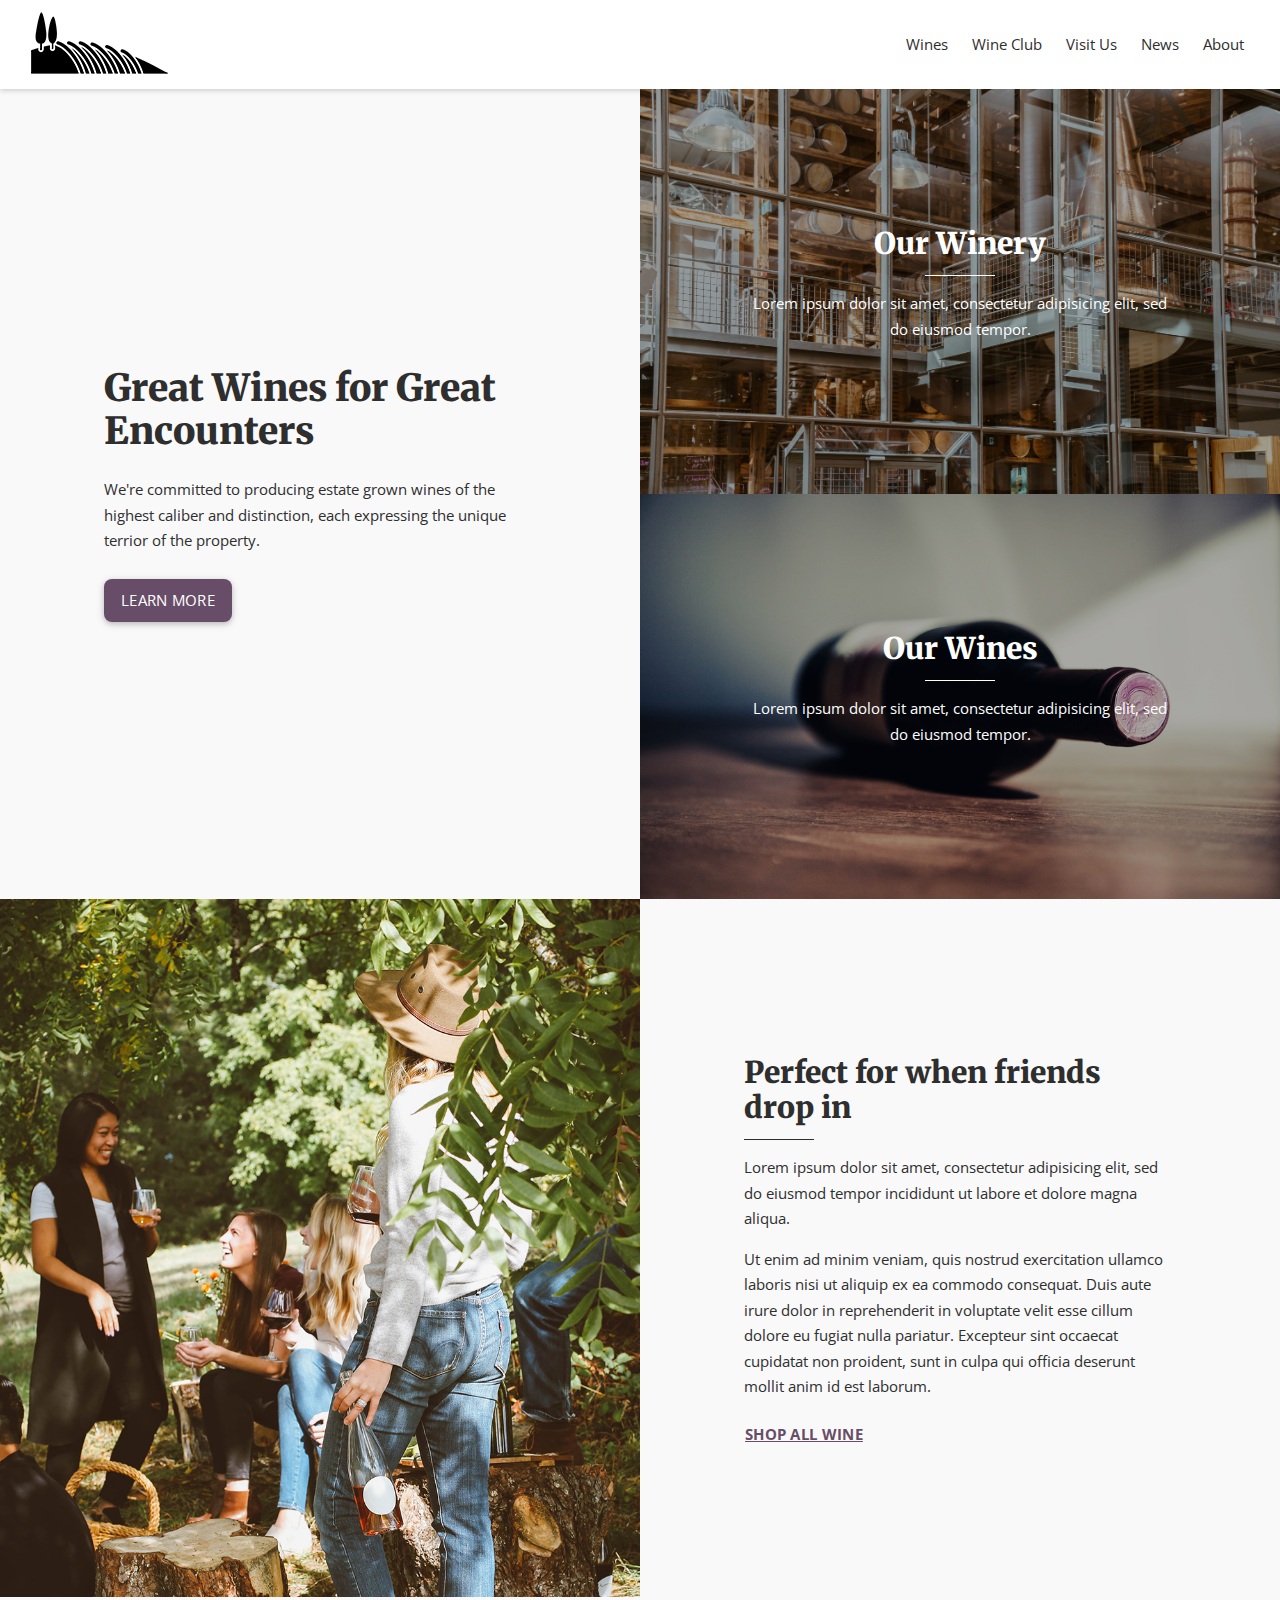
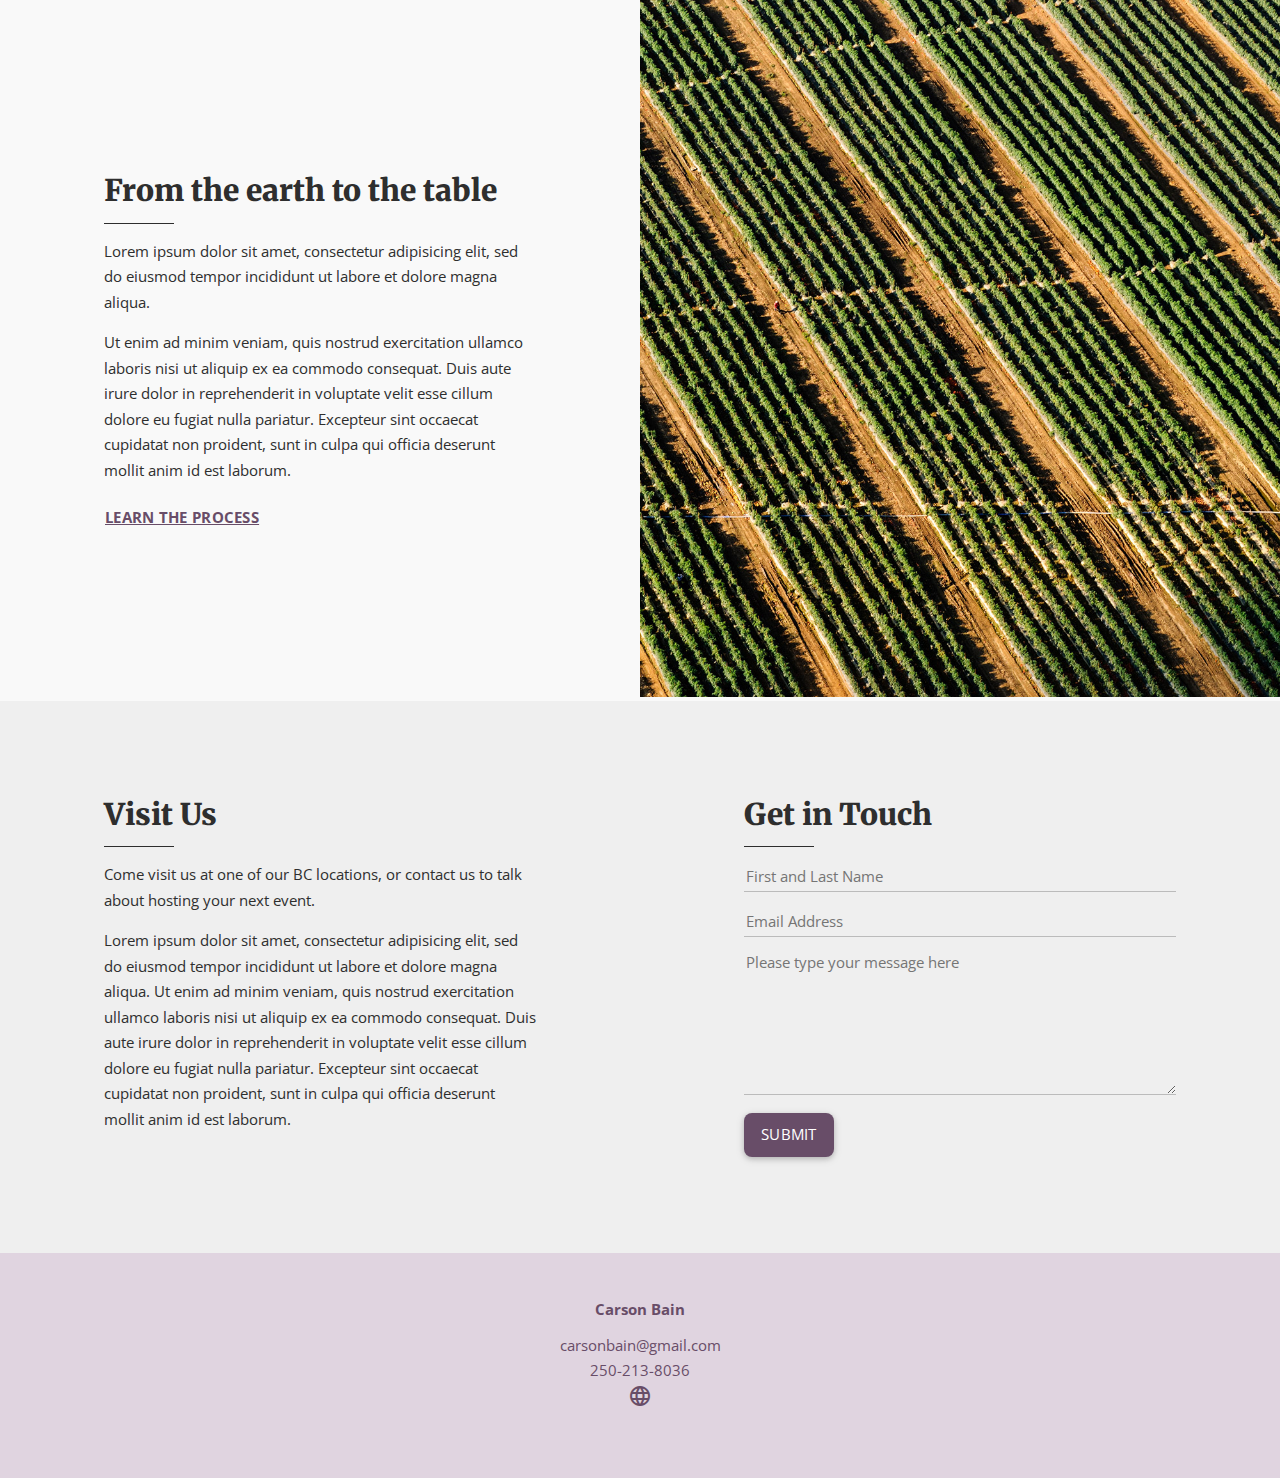
<file: index.htm>
<!DOCTYPE html>
<html lang="en">
<head>
  <meta charset="UTF-8">
  <meta name="viewport" content="width=device-width, initial-scale=1.0">
  <meta http-equiv="X-UA-Compatible" content="ie=edge">
  <!--favicon-->
  <link rel="shortcut icon" type="image/x-icon" href="./favicon.ico" />
  <!--css reset-->
  <link rel="stylesheet" href="./styles/cssreset.css">
  <!--google fonts-->
  <link href="https://fonts.googleapis.com/css?family=Open+Sans:400,400i,700,400i|Merriweather:300,400,400i,700,900" rel="stylesheet">
  <!--material icons-->
  <link href="https://fonts.googleapis.com/icon?family=Material+Icons" rel="stylesheet">
    <!--custom styles-->
  <link rel="stylesheet" href="./styles/screen.css">
  <!--scripts-->
  <script src="./scripts/jquery.js"></script>
  <script src="./scripts/custom.js"></script>

  <title>Jr Developer Task</title>
</head>
<body>
<nav>
  <div class="container--full">
    <div class="row">
      <div class="column column-12 flex v-align__center">
        <img src="logo.png" alt="Logo vineyard by Francesca Ameglio from the Noun Project" class="logo">
        <ul class="flex h-align__right desktop-nav">
          <li><a href="#">Wines</a></li>
          <li><a href="#">Wine Club</a></li>
          <li><a href="#">Visit Us</a></li>
          <li><a href="#">News</a></li>
          <li><a href="#">About</a></li>
        </ul>
        <i class="material-icons hamburger h-align__right">menu</i>
        <ul class="flex mobile-nav">
          <li><i class="material-icons close">close</i></li>
          <li><a href="#">Wines</a></li>
          <li><a href="#">Wine Club</a></li>
          <li><a href="#">Visit Us</a></li>
          <li><a href="#">News</a></li>
          <li><a href="#">About</a></li>
        </ul>
    </div>
  </div>
  </div>
</nav>

<main>
  <section>
<div class="container--full">
  <div class="row hero">
    <div class="column column-6">
<div class="height-full flex v-align__center h-align__center">
  <div class="text--box">
    <h1>
    Great Wines for Great Encounters</h1>
    <p>We're committed to producing estate grown wines of the highest caliber and distinction, each expressing the unique terrior of the property.</p>
  <a href="#" class="button button--primary ">Learn More</a>
  </div>
</div>
  </div>
  <div class="column column-6">
<a href="#" class="height-half height-half__first flex v-align__center h-align__center">
  <div class="text--box text-center text-white">
    <h2>Our Winery</h2>
    <div class="line"></div>
    <p>Lorem ipsum dolor sit amet, consectetur adipisicing elit, sed do eiusmod tempor.</p>
  </div>
</a>
<div class="height-half height-half__last flex v-align__center h-align__center">
  <div class="text--box text-center text-white">
    <h2>Our Wines</h2>
    <div class="line"></div>
    <p>Lorem ipsum dolor sit amet, consectetur adipisicing elit, sed do eiusmod tempor.</p>
  </div>
</div>
  </div>
</div>
</div>
</section>

<section>
  <div class="container--full">
    <div class="row reverse">
      <div class="column column-6 flex">
<figure><img src="./assets/people.jpg" alt="People drinking wine outside"></figure>
      </div>
      <div class="column column-6 flex v-align__center h-align__center">
          <div class="text--box">
    <h2>Perfect for when friends drop in</h2>
    <div class="line"></div>
    <p>Lorem ipsum dolor sit amet, consectetur adipisicing elit, sed do eiusmod tempor incididunt ut labore et dolore magna aliqua.</p>
    <p>Ut enim ad minim veniam, quis nostrud exercitation ullamco laboris nisi ut aliquip ex ea commodo consequat. Duis aute irure dolor in reprehenderit in voluptate velit esse cillum dolore eu fugiat nulla pariatur. Excepteur sint occaecat cupidatat non proident, sunt in culpa qui officia deserunt mollit anim id est laborum.</p>
    <a href="#" class="button button--secondary">Shop All Wine</a>
  </div>
      </div>
  </div>
</div>
</section>

<section>
  <div class="container--full">
    <div class="row">
      <div class="column column-6 flex v-align__center h-align__center">
          <div class="text--box">
    <h2>From the earth to the table</h2>
    <div class="line"></div>
    <p>Lorem ipsum dolor sit amet, consectetur adipisicing elit, sed do eiusmod tempor incididunt ut labore et dolore magna aliqua.</p>
    <p>Ut enim ad minim veniam, quis nostrud exercitation ullamco laboris nisi ut aliquip ex ea commodo consequat. Duis aute irure dolor in reprehenderit in voluptate velit esse cillum dolore eu fugiat nulla pariatur. Excepteur sint occaecat cupidatat non proident, sunt in culpa qui officia deserunt mollit anim id est laborum.</p>
  <a href="#" class="button button--secondary">Learn The Process</a>
  </div>
      </div>
      <div class="column column-6 flex">
<figure><img src="./assets/vineyard.jpg" alt="Vineyard drone shot"></figure>
      </div>
  </div>
</div>
</section>

<section class="py-48 alt">
  <div class="container--full">
    <div class="row">
      <div class="column column-6 flex h-align__center">
          <div class="text--box">
    <h2>Visit Us</h2>
    <div class="line"></div>
    <p>Come visit us at one of our BC locations, or contact us to talk about hosting your next event.</p>
    <p>Lorem ipsum dolor sit amet, consectetur adipisicing elit, sed do eiusmod tempor incididunt ut labore et dolore magna aliqua. Ut enim ad minim veniam, quis nostrud exercitation ullamco laboris nisi ut aliquip ex ea commodo consequat. Duis aute irure dolor in reprehenderit in voluptate velit esse cillum dolore eu fugiat nulla pariatur. Excepteur sint occaecat cupidatat non proident, sunt in culpa qui officia deserunt mollit anim id est laborum.</p>
  </div>
      </div>
      <div class="column column-6 flex h-align__center">
          <div class="text--box">
    <h2>Get in Touch</h2>
    <div class="line"></div>
    <form class="contact-form">
  <input type="text" placeholder="First and Last Name" name="name"><br>
  <input type="email" placeholder="Email Address" name="email"><br>
  <textarea cols="50" rows="8" placeholder="Please type your message here" name="message"></textarea><br>
  <button type="button" class="button--primary">Submit</button>
</form>
  </div>
      </div>
  </div>
</div>
</section>

</main>

<footer class="py-48">
  <div class="container--full">
    <div class="row">
      <div class="column column-12 text-center">
        <h4>Carson Bain</h4>
        <p>carsonbain@gmail.com <br>
          250-213-8036 <br>
        <a href="http://dev.carsonbain.com" target="_blank"><i class="material-icons">language</i></a></p>

      </div>
    </div>
  </div>
</footer>

</body>
</html>
</file>
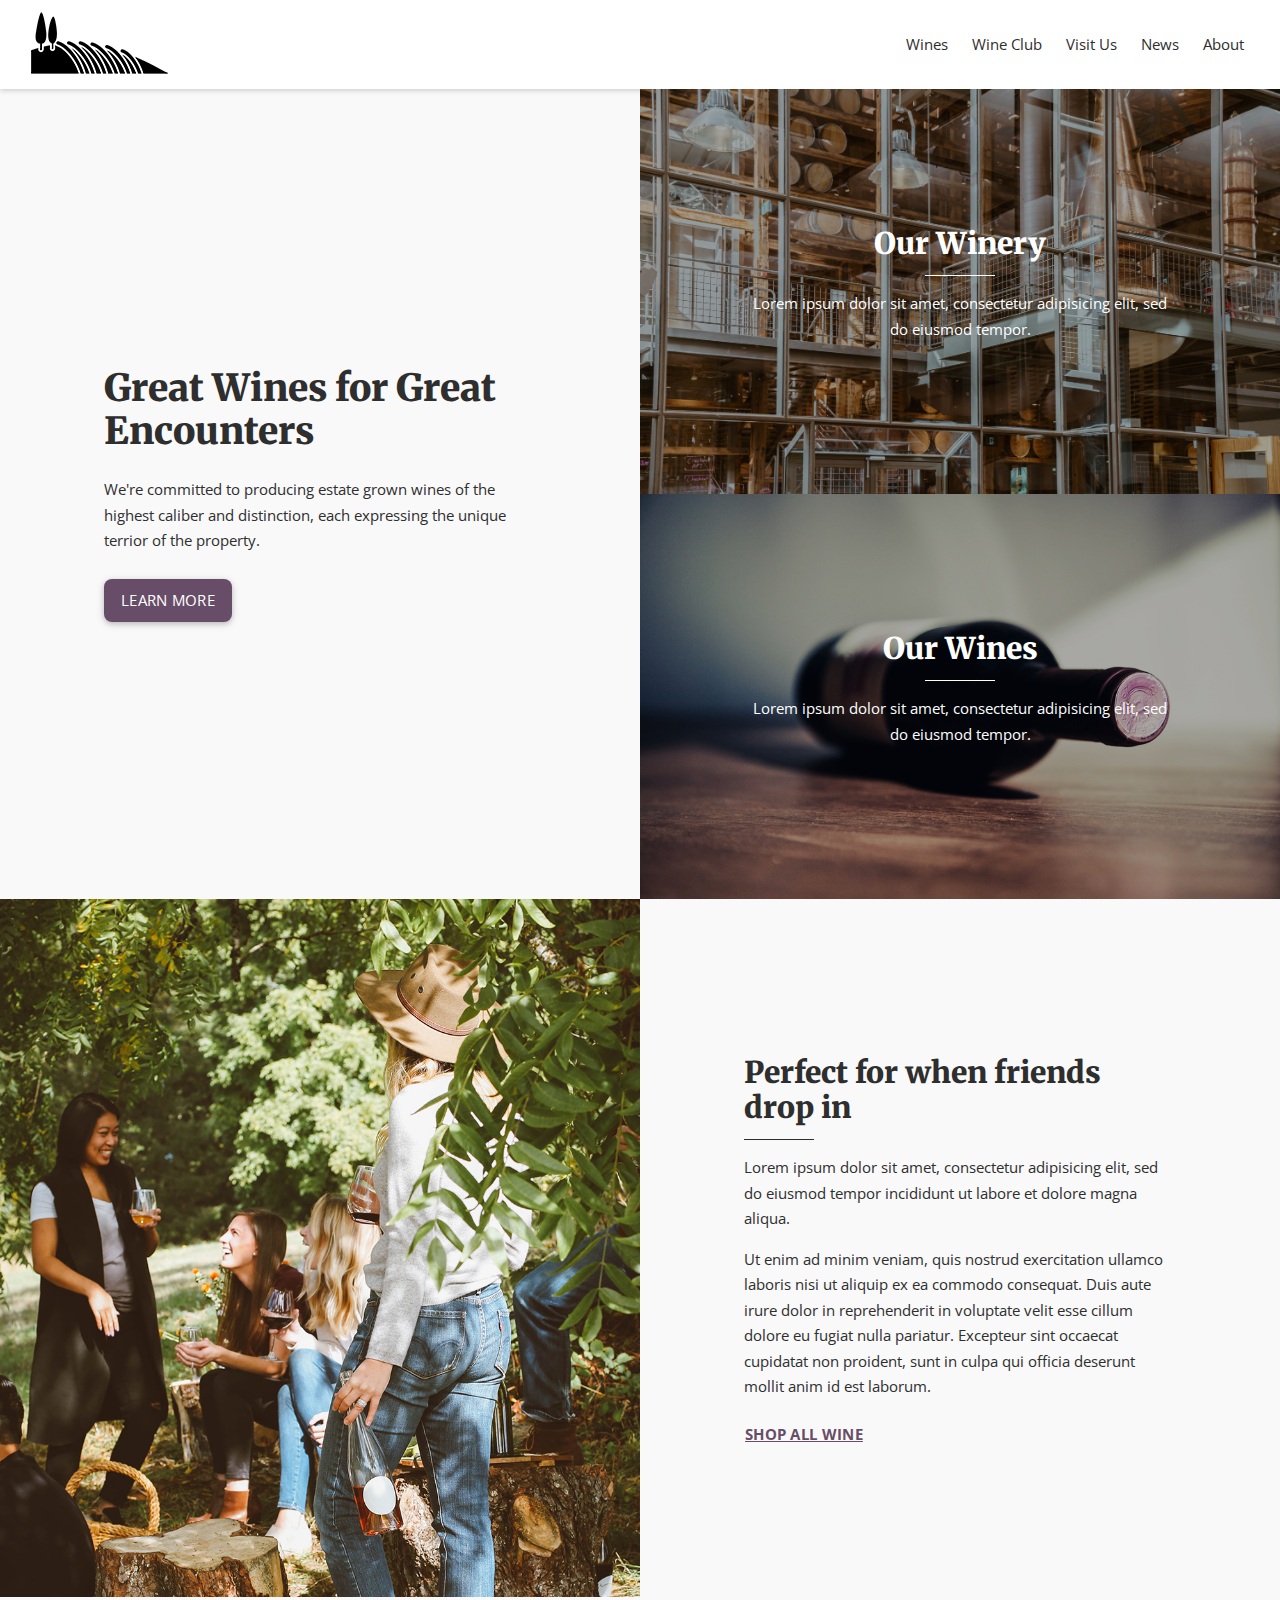
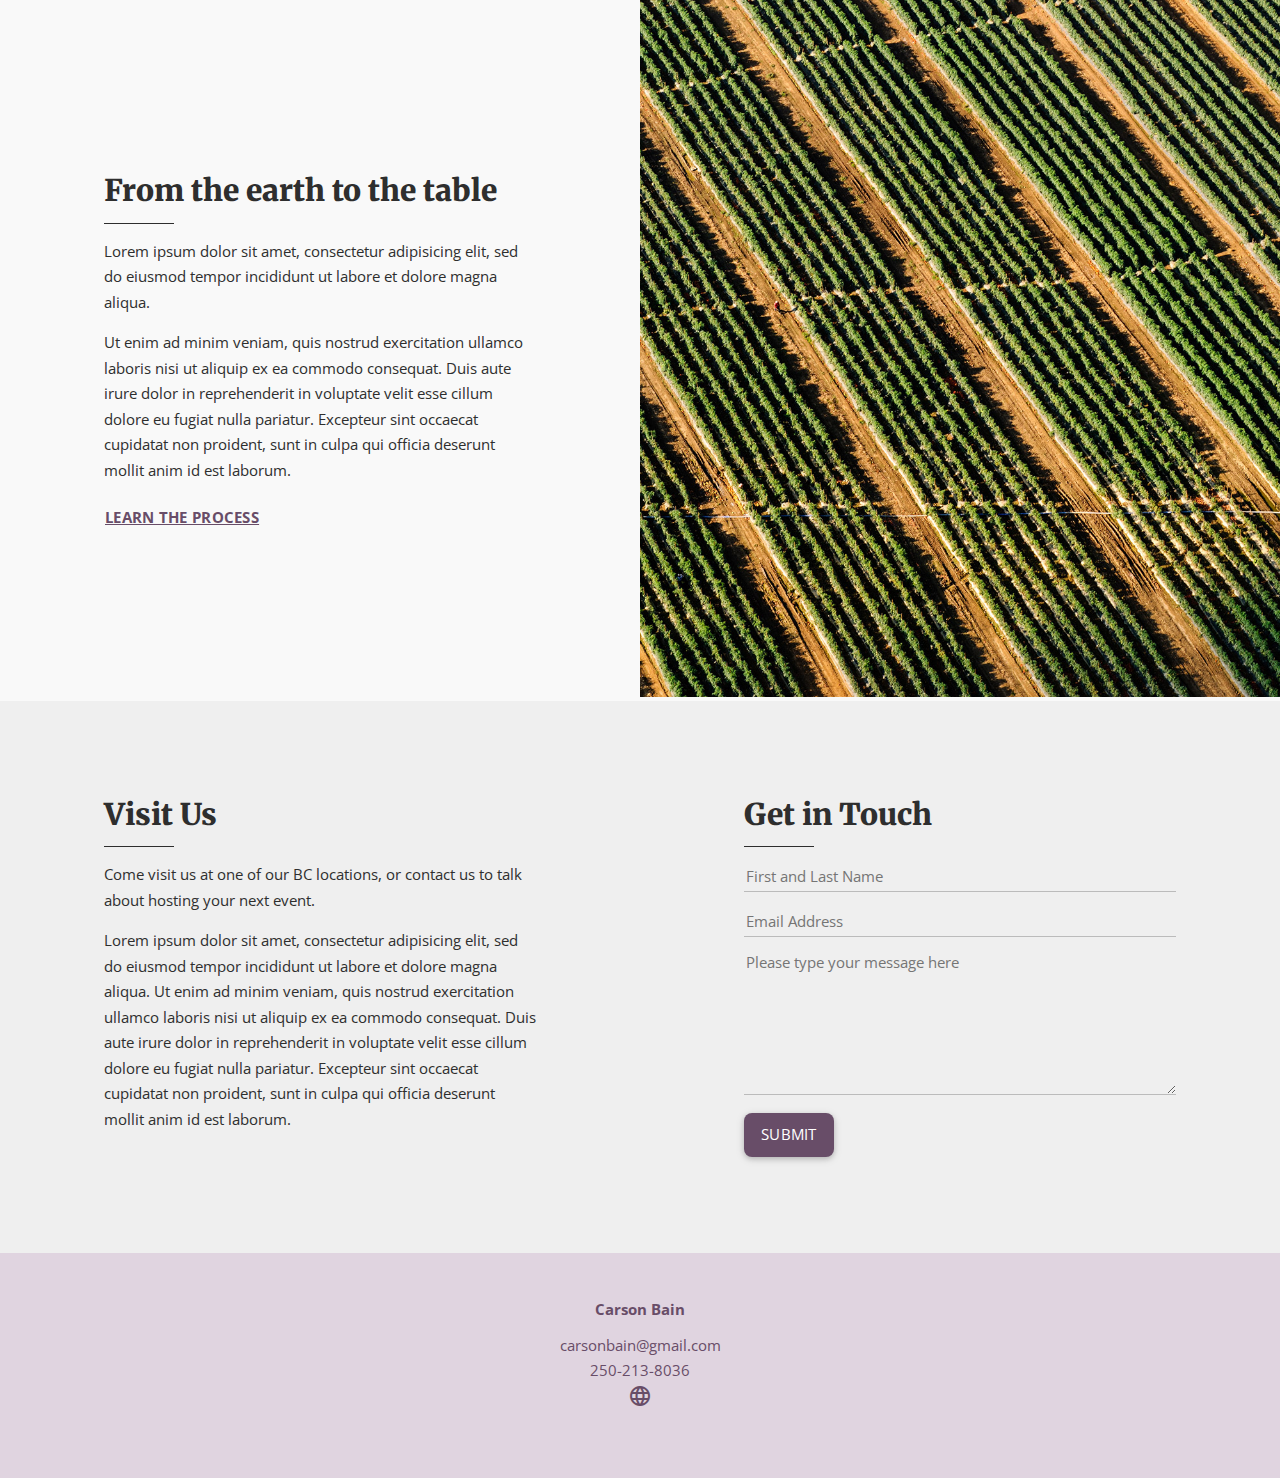
<file: index.html>
<!DOCTYPE html>
<html lang="en">
<head>
  <meta charset="UTF-8">
  <meta name="viewport" content="width=device-width, initial-scale=1.0">
  <meta http-equiv="X-UA-Compatible" content="ie=edge">
  <!--favicon-->
  <link rel="shortcut icon" type="image/x-icon" href="./favicon.ico" />
  <!--css reset-->
  <link rel="stylesheet" href="./styles/cssreset.css">
  <!--google fonts-->
  <link href="https://fonts.googleapis.com/css?family=Open+Sans:400,400i,700,400i|Merriweather:300,400,400i,700,900" rel="stylesheet">
  <!--material icons-->
  <link href="https://fonts.googleapis.com/icon?family=Material+Icons" rel="stylesheet">
    <!--custom styles-->
  <link rel="stylesheet" href="./styles/screen.css">
  <!--scripts-->
  <script src="./scripts/jquery.js"></script>
  <script src="./scripts/custom.js"></script>

  <title>Jr Developer Task</title>
</head>
<body>
<nav>
  <div class="container--full">
    <div class="row">
      <div class="column column-12 flex v-align__center">
        <img src="logo.png" alt="Logo vineyard by Francesca Ameglio from the Noun Project" class="logo">
        <ul class="flex h-align__right desktop-nav">
          <li><a href="#">Wines</a></li>
          <li><a href="#">Wine Club</a></li>
          <li><a href="#">Visit Us</a></li>
          <li><a href="#">News</a></li>
          <li><a href="#">About</a></li>
        </ul>
        <i class="material-icons hamburger h-align__right">menu</i>
        <ul class="flex mobile-nav">
          <li><i class="material-icons close">close</i></li>
          <li><a href="#">Wines</a></li>
          <li><a href="#">Wine Club</a></li>
          <li><a href="#">Visit Us</a></li>
          <li><a href="#">News</a></li>
          <li><a href="#">About</a></li>
        </ul>
    </div>
  </div>
  </div>
</nav>

<main>
  <section>
<div class="container--full">
  <div class="row hero">
    <div class="column column-6">
<div class="height-full flex v-align__center h-align__center">
  <div class="text--box">
    <h1>
    Great Wines for Great Encounters</h1>
    <p>We're committed to producing estate grown wines of the highest caliber and distinction, each expressing the unique terrior of the property.</p>
  <a href="#" class="button button--primary ">Learn More</a>
  </div>
</div>
  </div>
  <div class="column column-6">
<a href="#" class="height-half height-half__first flex v-align__center h-align__center">
  <div class="text--box text-center text-white">
    <h2>Our Winery</h2>
    <div class="line"></div>
    <p>Lorem ipsum dolor sit amet, consectetur adipisicing elit, sed do eiusmod tempor.</p>
  </div>
</a>
<a href="#" class="height-half height-half__last flex v-align__center h-align__center">
  <div class="text--box text-center text-white">
    <h2>Our Wines</h2>
    <div class="line"></div>
    <p>Lorem ipsum dolor sit amet, consectetur adipisicing elit, sed do eiusmod tempor.</p>
  </div>
</a>
  </div>
</div>
</div>
</section>

<section>
  <div class="container--full">
    <div class="row reverse">
      <div class="column column-6 flex">
<figure><img src="./assets/people.jpg" alt="People drinking wine outside"></figure>
      </div>
      <div class="column column-6 flex v-align__center h-align__center">
          <div class="text--box">
    <h2>Perfect for when friends drop in</h2>
    <div class="line"></div>
    <p>Lorem ipsum dolor sit amet, consectetur adipisicing elit, sed do eiusmod tempor incididunt ut labore et dolore magna aliqua.</p>
    <p>Ut enim ad minim veniam, quis nostrud exercitation ullamco laboris nisi ut aliquip ex ea commodo consequat. Duis aute irure dolor in reprehenderit in voluptate velit esse cillum dolore eu fugiat nulla pariatur. Excepteur sint occaecat cupidatat non proident, sunt in culpa qui officia deserunt mollit anim id est laborum.</p>
    <a href="#" class="button button--secondary">Shop All Wine</a>
  </div>
      </div>
  </div>
</div>
</section>

<section>
  <div class="container--full">
    <div class="row">
      <div class="column column-6 flex v-align__center h-align__center">
          <div class="text--box">
    <h2>From the earth to the table</h2>
    <div class="line"></div>
    <p>Lorem ipsum dolor sit amet, consectetur adipisicing elit, sed do eiusmod tempor incididunt ut labore et dolore magna aliqua.</p>
    <p>Ut enim ad minim veniam, quis nostrud exercitation ullamco laboris nisi ut aliquip ex ea commodo consequat. Duis aute irure dolor in reprehenderit in voluptate velit esse cillum dolore eu fugiat nulla pariatur. Excepteur sint occaecat cupidatat non proident, sunt in culpa qui officia deserunt mollit anim id est laborum.</p>
  <a href="#" class="button button--secondary">Learn The Process</a>
  </div>
      </div>
      <div class="column column-6 flex">
<figure><img src="./assets/vineyard.jpg" alt="Vineyard drone shot"></figure>
      </div>
  </div>
</div>
</section>

<section class="py-48 alt">
  <div class="container--full">
    <div class="row">
      <div class="column column-6 flex h-align__center">
          <div class="text--box">
    <h2>Visit Us</h2>
    <div class="line"></div>
    <p>Come visit us at one of our BC locations, or contact us to talk about hosting your next event.</p>
    <p>Lorem ipsum dolor sit amet, consectetur adipisicing elit, sed do eiusmod tempor incididunt ut labore et dolore magna aliqua. Ut enim ad minim veniam, quis nostrud exercitation ullamco laboris nisi ut aliquip ex ea commodo consequat. Duis aute irure dolor in reprehenderit in voluptate velit esse cillum dolore eu fugiat nulla pariatur. Excepteur sint occaecat cupidatat non proident, sunt in culpa qui officia deserunt mollit anim id est laborum.</p>
  </div>
      </div>
      <div class="column column-6 flex h-align__center">
          <div class="text--box">
    <h2>Get in Touch</h2>
    <div class="line"></div>
    <form class="contact-form">
  <input type="text" placeholder="First and Last Name" name="name"><br>
  <input type="email" placeholder="Email Address" name="email"><br>
  <textarea cols="50" rows="8" placeholder="Please type your message here" name="message"></textarea><br>
  <button type="button" class="button--primary">Submit</button>
</form>
  </div>
      </div>
  </div>
</div>
</section>

</main>

<footer class="py-48">
  <div class="container--full">
    <div class="row">
      <div class="column column-12 text-center">
        <h4>Carson Bain</h4>
        <p>carsonbain@gmail.com <br>
          250-213-8036 <br>
        <a href="http://dev.carsonbain.com" target="_blank"><i class="material-icons">language</i></a></p>

      </div>
    </div>
  </div>
</footer>

</body>
</html>
</file>
<file: styles/screen.css>
/*--Layout--*/
*, *::before, *::after {
  box-sizing: border-box;
}

.container--full {
  width: 100%;
}

.row, .flex {
  display: flex;
  flex-wrap: wrap;
}

.column.column-12 {
  width: 100%;
  margin: 0 auto;
}

.column.column-6 {
  width: 50%;
}

@media (max-width: 768px) {
  .column.column-6 {
    width: 100%;
  }
}

.h-align__center {
  justify-content: center;
}

.h-align__left {
  margin-right: auto;
}

.h-align__right {
  margin-left: auto;
}

.v-align__center {
  align-items: center;
}

.d-none {
  display: none;
}

/*--Padding and Margin Classes--*/
.py-24 {
  padding-top: 24px;
  padding-bottom: 24px;
}

.py-48 {
  padding-top: 48px;
  padding-bottom: 48px;
}

/*--Images--*/
img {
  max-width: 100%;
  height: auto;
}

figure {
  margin: 0;
}

/*--Text--*/
body {
  color: #2e2e2e;
}

body, p, a, button, input, optgroup, select, textarea {
  font-size: 15px;
  font-family: "Open Sans", sans-serif;
}

p {
  line-height: 1.7;
}

p a {
  text-decoration: underline;
}

a {
  color: #2e2e2e;
  text-decoration: none;
}

h1, h2, h3 {
  font-family: "Merriweather", serif;
}

h1 {
  font-size: 2.5em;
}

h2 {
  font-size: 2em;
}

h3 {
  font-size: 1.75em;
}

h1, h2, h3 {
  font-weight: 900;
}

h4, h5, h6 {
  font-family: "Open Sans", sans-serif;
}

h1:first-of-type, h2:first-of-type, h3:first-of-type, h4:first-of-type {
  margin-top: 0;
}

.text-right {
  text-align: right;
}

.text-center {
  text-align: center;
}

.text-white {
  color: #fff;
}

.text-secondary {
  color: #6c6c6c;
}

.text-accent {
  color: #684d68;
}

.text-uppercase {
  text-transform: uppercase;
}

.text-underline {
  text-decoration: underline;
}

.weight-900 {
  font-weight: 900;
}

:focus {
  outline: none;
}

/*--Buttons--*/
.button, button {
  text-transform: uppercase;
  letter-spacing: 0.02em;
  padding: 12px 16px;
  border-radius: 8px;
  text-decoration: none;
  box-shadow: 0 2px 5px 0 rgba(0, 0, 0, 0.16), 0 2px 10px 0 rgba(0, 0, 0, 0.12);
  transition: all 0.3s ease;
  border: 1px solid transparent;
  cursor: pointer;
}

.button--primary {
  background-color: #684d68;
  color: #fff;
}

.button--secondary {
  padding: 0;
  background-color: transparent;
  box-shadow: none;
  color: #684d68;
  font-weight: 700;
  text-decoration: underline;
}

.button:hover, button:hover {
  box-shadow: 0 5px 11px 0 rgba(0, 0, 0, 0.18), 0 4px 15px 0 rgba(0, 0, 0, 0.15);
}

.button--secondary:hover {
  box-shadow: none;
}

/*--Nav--*/
nav {
  padding: 8px 24px;
  max-width: 1600px;
}

nav li {
  list-style: none;
  padding: 0 12px;
}

nav a {
  text-decoration: none;
  font-family: "Open Sans", sans-serif;
  cursor: pointer;
}

nav .material-icons {
  font-size: 2em;
}

.logo {
  max-width: 150px;
}

nav {
  box-shadow: 0 2px 5px 0 rgba(0, 0, 0, 0.16);
  background-color: #fff;
}

nav .material-icons {
  cursor: pointer;
}

@media (min-width: 769px) {
  nav .hamburger {
    display: none;
  }
}

@media (max-width: 768px) {
  nav .hamburger {
    display: block;
  }
}

@media (min-width: 769px) {
  nav .desktop-nav {
    display: flex;
  }
}

@media (max-width: 768px) {
  nav .desktop-nav {
    display: none;
  }
}

nav .mobile-nav {
  flex-direction: column;
  position: fixed;
  height: 100%;
  z-index: 3;
  top: 0;
  right: 0;
  width: 0px;
  padding: 24px 0 0 0;
  background-color: #fff;
  margin-top: 0;
  transition: all 0.3s ease;
  box-shadow: 0 2px 5px 0 rgba(0, 0, 0, 0.16);
  overflow-x: hidden;
}

nav .mobile-nav li {
  padding: 16px;
}

nav .mobile-nav a {
  font-size: 1.4em;
}

nav .mobile-nav .close {
  position: relative;
  top: 0px;
  left: 224px;
}

/*--Main--*/
.alt {
  background-color: #efefef;
}

.text--box {
  z-index: 1;
  width: 75%;
  padding: 48px 24px;
}

@media (max-width: 768px) {
  .text--box {
    width: 100%;
  }
}

.text--box .button {
  display: inline-block;
  margin-top: 0.67em;
}

.text--box h2 {
  margin-bottom: 0.5em;
}

.line {
  width: 70px;
  height: 1px;
  margin: 0;
  background-color: #2e2e2e;
}

.height-full {
  height: 100%;
}

.height-half {
  height: 50%;
  position: relative;
}

.hero {
  min-height: 90vh;
}

.hero .height-half:after {
  content: "";
  display: block;
  position: absolute;
  top: 0;
  bottom: 0;
  left: 0;
  right: 0;
  background-color: rgba(0, 0, 0, 0.3);
  transition: all 0.3s ease;
}

.hero .height-half:hover:after {
  background-color: rgba(0, 0, 0, 0.2);
}

.hero .height-half__first {
  background-image: url("../assets/bg1.jpg");
  background-size: cover;
  background-position: center;
}

.hero .height-half__last {
  background-image: url("../assets/bg2.jpg");
  background-size: cover;
  background-position: center;
}

.hero .line {
  background-color: #fff;
  margin: 0 auto;
}

/*--for rows that have images to the right, make text display on top on mobile--*/
@media (max-width: 768px) {
  .reverse .column:last-of-type {
    order: 1;
  }
}

@media (max-width: 768px) {
  .reverse .column:first-of-type {
    order: 2;
  }
}

/*--contact form--*/
.contact-form input, .contact-form textarea {
  width: 100%;
  max-width: 500px;
  border: none;
  background-color: transparent;
  border-bottom: 1px solid #bbb;
  margin: 1em 0 0 0;
  min-height: 30px;
}

.contact-form button {
  margin: 1em 0 0 0;
}

/*--Footer--*/
footer {
  background-color: #e0d4e0;
  color: #684d68;
}

footer h4 {
  margin-bottom: 1em;
}

footer a {
  color: #684d68;
}
</file>
<file: styles/cssreset.css>
/*! normalize.css v7.0.0 | MIT License | github.com/necolas/normalize.css */

/* Document
   ========================================================================== */

/**
 * 1. Correct the line height in all browsers.
 * 2. Prevent adjustments of font size after orientation changes in
 *    IE on Windows Phone and in iOS.
 */

html {
  line-height: 1.15; /* 1 */
  -ms-text-size-adjust: 100%; /* 2 */
  -webkit-text-size-adjust: 100%; /* 2 */
}

/* Sections
   ========================================================================== */

/**
 * Remove the margin in all browsers (opinionated).
 */

body {
  margin: 0;
}

/**
 * Add the correct display in IE 9-.
 */

article,
aside,
footer,
header,
nav,
section {
  display: block;
}

/**
 * Correct the font size and margin on `h1` elements within `section` and
 * `article` contexts in Chrome, Firefox, and Safari.
 */

h1 {
  font-size: 2em;
  margin: 0.67em 0;
}

/* Grouping content
   ========================================================================== */

/**
 * Add the correct display in IE 9-.
 * 1. Add the correct display in IE.
 */

figcaption,
figure,
main { /* 1 */
  display: block;
}

/**
 * Add the correct margin in IE 8.
 */

figure {
  margin: 1em 40px;
}

/**
 * 1. Add the correct box sizing in Firefox.
 * 2. Show the overflow in Edge and IE.
 */

hr {
  box-sizing: content-box; /* 1 */
  height: 0; /* 1 */
  overflow: visible; /* 2 */
}

/**
 * 1. Correct the inheritance and scaling of font size in all browsers.
 * 2. Correct the odd `em` font sizing in all browsers.
 */

pre {
  font-family: monospace, monospace; /* 1 */
  font-size: 1em; /* 2 */
}

/* Text-level semantics
   ========================================================================== */

/**
 * 1. Remove the gray background on active links in IE 10.
 * 2. Remove gaps in links underline in iOS 8+ and Safari 8+.
 */

a {
  background-color: transparent; /* 1 */
  -webkit-text-decoration-skip: objects; /* 2 */
}

/**
 * 1. Remove the bottom border in Chrome 57- and Firefox 39-.
 * 2. Add the correct text decoration in Chrome, Edge, IE, Opera, and Safari.
 */

abbr[title] {
  border-bottom: none; /* 1 */
  text-decoration: underline; /* 2 */
  text-decoration: underline dotted; /* 2 */
}

/**
 * Prevent the duplicate application of `bolder` by the next rule in Safari 6.
 */

b,
strong {
  font-weight: inherit;
}

/**
 * Add the correct font weight in Chrome, Edge, and Safari.
 */

b,
strong {
  font-weight: bolder;
}

/**
 * 1. Correct the inheritance and scaling of font size in all browsers.
 * 2. Correct the odd `em` font sizing in all browsers.
 */

code,
kbd,
samp {
  font-family: monospace, monospace; /* 1 */
  font-size: 1em; /* 2 */
}

/**
 * Add the correct font style in Android 4.3-.
 */

dfn {
  font-style: italic;
}

/**
 * Add the correct background and color in IE 9-.
 */

mark {
  background-color: #ff0;
  color: #000;
}

/**
 * Add the correct font size in all browsers.
 */

small {
  font-size: 80%;
}

/**
 * Prevent `sub` and `sup` elements from affecting the line height in
 * all browsers.
 */

sub,
sup {
  font-size: 75%;
  line-height: 0;
  position: relative;
  vertical-align: baseline;
}

sub {
  bottom: -0.25em;
}

sup {
  top: -0.5em;
}

/* Embedded content
   ========================================================================== */

/**
 * Add the correct display in IE 9-.
 */

audio,
video {
  display: inline-block;
}

/**
 * Add the correct display in iOS 4-7.
 */

audio:not([controls]) {
  display: none;
  height: 0;
}

/**
 * Remove the border on images inside links in IE 10-.
 */

img {
  border-style: none;
}

/**
 * Hide the overflow in IE.
 */

svg:not(:root) {
  overflow: hidden;
}

/* Forms
   ========================================================================== */

/**
 * 1. Change the font styles in all browsers (opinionated).
 * 2. Remove the margin in Firefox and Safari.
 */

button,
input,
optgroup,
select,
textarea {
  font-family: sans-serif; /* 1 */
  font-size: 100%; /* 1 */
  line-height: 1.15; /* 1 */
  margin: 0; /* 2 */
}

/**
 * Show the overflow in IE.
 * 1. Show the overflow in Edge.
 */

button,
input { /* 1 */
  overflow: visible;
}

/**
 * Remove the inheritance of text transform in Edge, Firefox, and IE.
 * 1. Remove the inheritance of text transform in Firefox.
 */

button,
select { /* 1 */
  text-transform: none;
}

/**
 * 1. Prevent a WebKit bug where (2) destroys native `audio` and `video`
 *    controls in Android 4.
 * 2. Correct the inability to style clickable types in iOS and Safari.
 */

button,
html [type="button"], /* 1 */
[type="reset"],
[type="submit"] {
  -webkit-appearance: button; /* 2 */
}

/**
 * Remove the inner border and padding in Firefox.
 */

button::-moz-focus-inner,
[type="button"]::-moz-focus-inner,
[type="reset"]::-moz-focus-inner,
[type="submit"]::-moz-focus-inner {
  border-style: none;
  padding: 0;
}

/**
 * Restore the focus styles unset by the previous rule.
 */

button:-moz-focusring,
[type="button"]:-moz-focusring,
[type="reset"]:-moz-focusring,
[type="submit"]:-moz-focusring {
  outline: 1px dotted ButtonText;
}

/**
 * Correct the padding in Firefox.
 */

fieldset {
  padding: 0.35em 0.75em 0.625em;
}

/**
 * 1. Correct the text wrapping in Edge and IE.
 * 2. Correct the color inheritance from `fieldset` elements in IE.
 * 3. Remove the padding so developers are not caught out when they zero out
 *    `fieldset` elements in all browsers.
 */

legend {
  box-sizing: border-box; /* 1 */
  color: inherit; /* 2 */
  display: table; /* 1 */
  max-width: 100%; /* 1 */
  padding: 0; /* 3 */
  white-space: normal; /* 1 */
}

/**
 * 1. Add the correct display in IE 9-.
 * 2. Add the correct vertical alignment in Chrome, Firefox, and Opera.
 */

progress {
  display: inline-block; /* 1 */
  vertical-align: baseline; /* 2 */
}

/**
 * Remove the default vertical scrollbar in IE.
 */

textarea {
  overflow: auto;
}

/**
 * 1. Add the correct box sizing in IE 10-.
 * 2. Remove the padding in IE 10-.
 */

[type="checkbox"],
[type="radio"] {
  box-sizing: border-box; /* 1 */
  padding: 0; /* 2 */
}

/**
 * Correct the cursor style of increment and decrement buttons in Chrome.
 */

[type="number"]::-webkit-inner-spin-button,
[type="number"]::-webkit-outer-spin-button {
  height: auto;
}

/**
 * 1. Correct the odd appearance in Chrome and Safari.
 * 2. Correct the outline style in Safari.
 */

[type="search"] {
  -webkit-appearance: textfield; /* 1 */
  outline-offset: -2px; /* 2 */
}

/**
 * Remove the inner padding and cancel buttons in Chrome and Safari on macOS.
 */

[type="search"]::-webkit-search-cancel-button,
[type="search"]::-webkit-search-decoration {
  -webkit-appearance: none;
}

/**
 * 1. Correct the inability to style clickable types in iOS and Safari.
 * 2. Change font properties to `inherit` in Safari.
 */

::-webkit-file-upload-button {
  -webkit-appearance: button; /* 1 */
  font: inherit; /* 2 */
}

/* Interactive
   ========================================================================== */

/*
 * Add the correct display in IE 9-.
 * 1. Add the correct display in Edge, IE, and Firefox.
 */

details, /* 1 */
menu {
  display: block;
}

/*
 * Add the correct display in all browsers.
 */

summary {
  display: list-item;
}

/* Scripting
   ========================================================================== */

/**
 * Add the correct display in IE 9-.
 */

canvas {
  display: inline-block;
}

/**
 * Add the correct display in IE.
 */

template {
  display: none;
}

/* Hidden
   ========================================================================== */

/**
 * Add the correct display in IE 10-.
 */

[hidden] {
  display: none;
}
</file>
